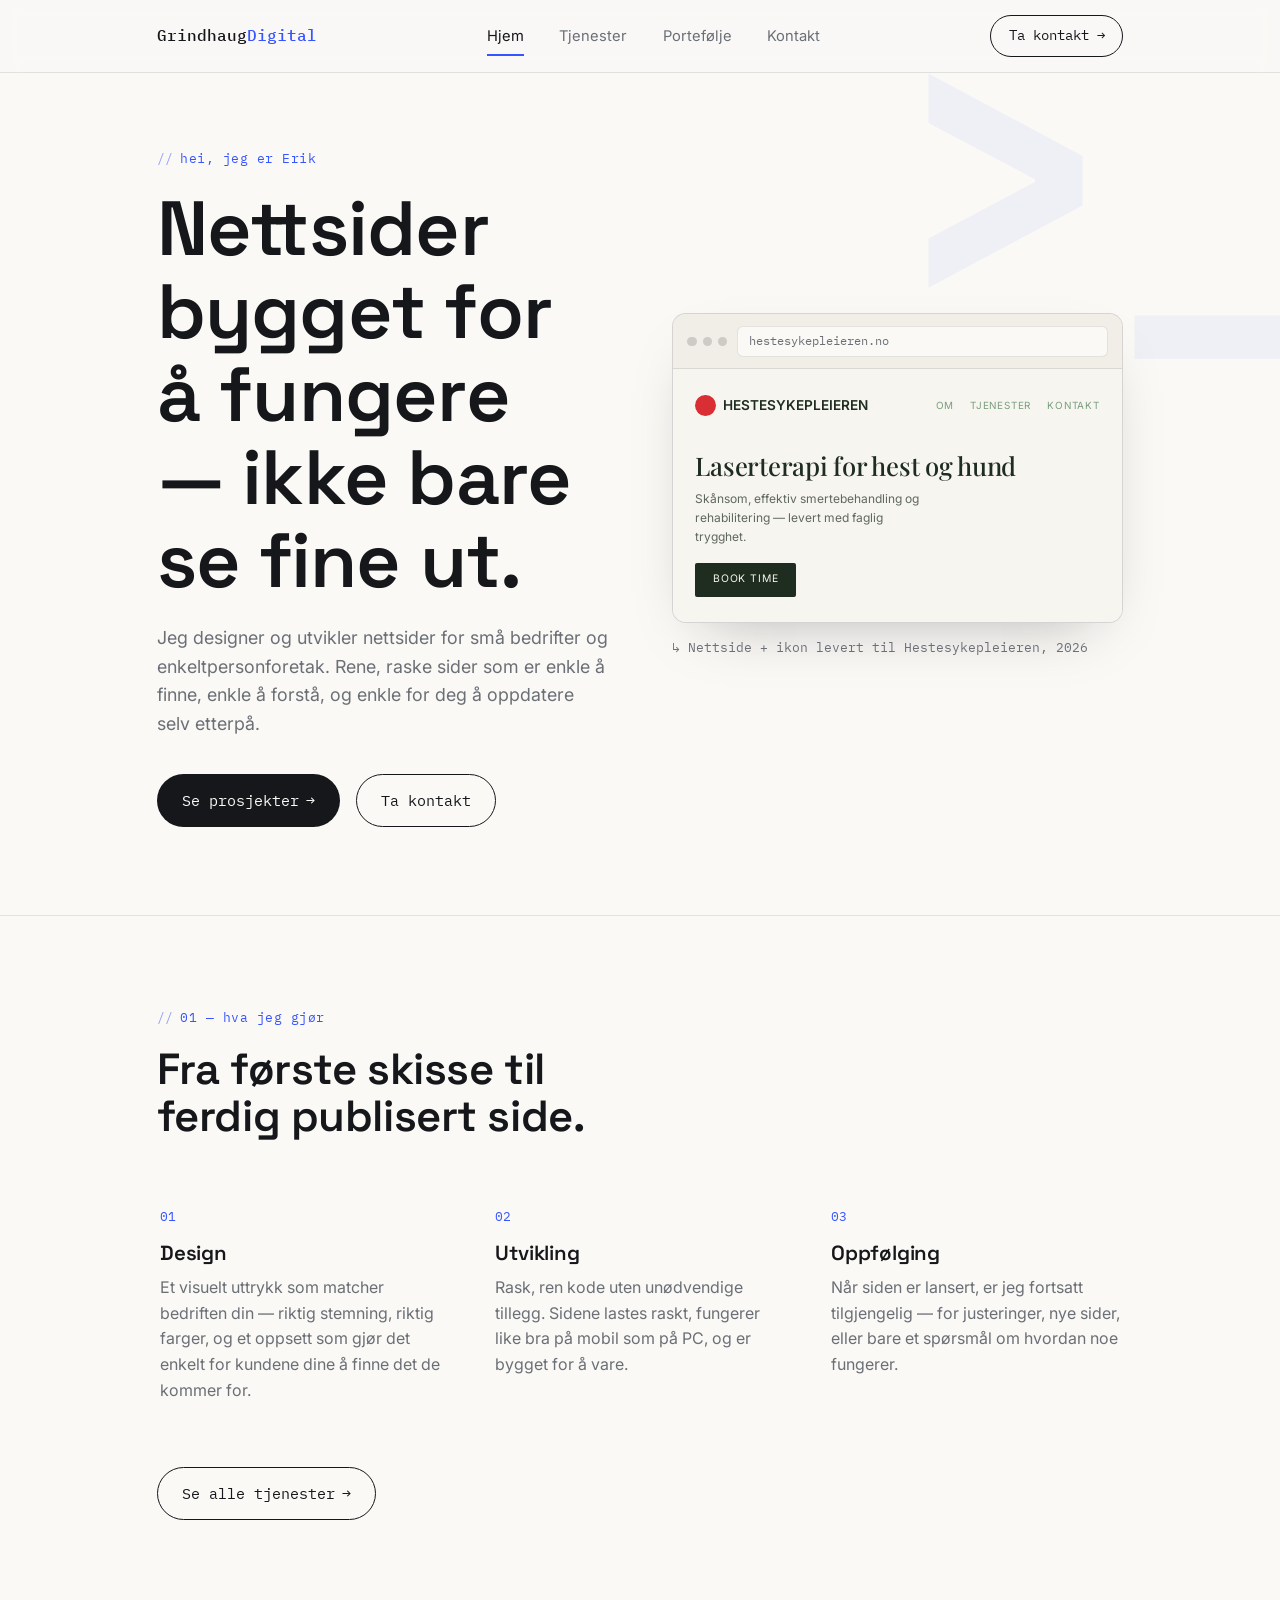
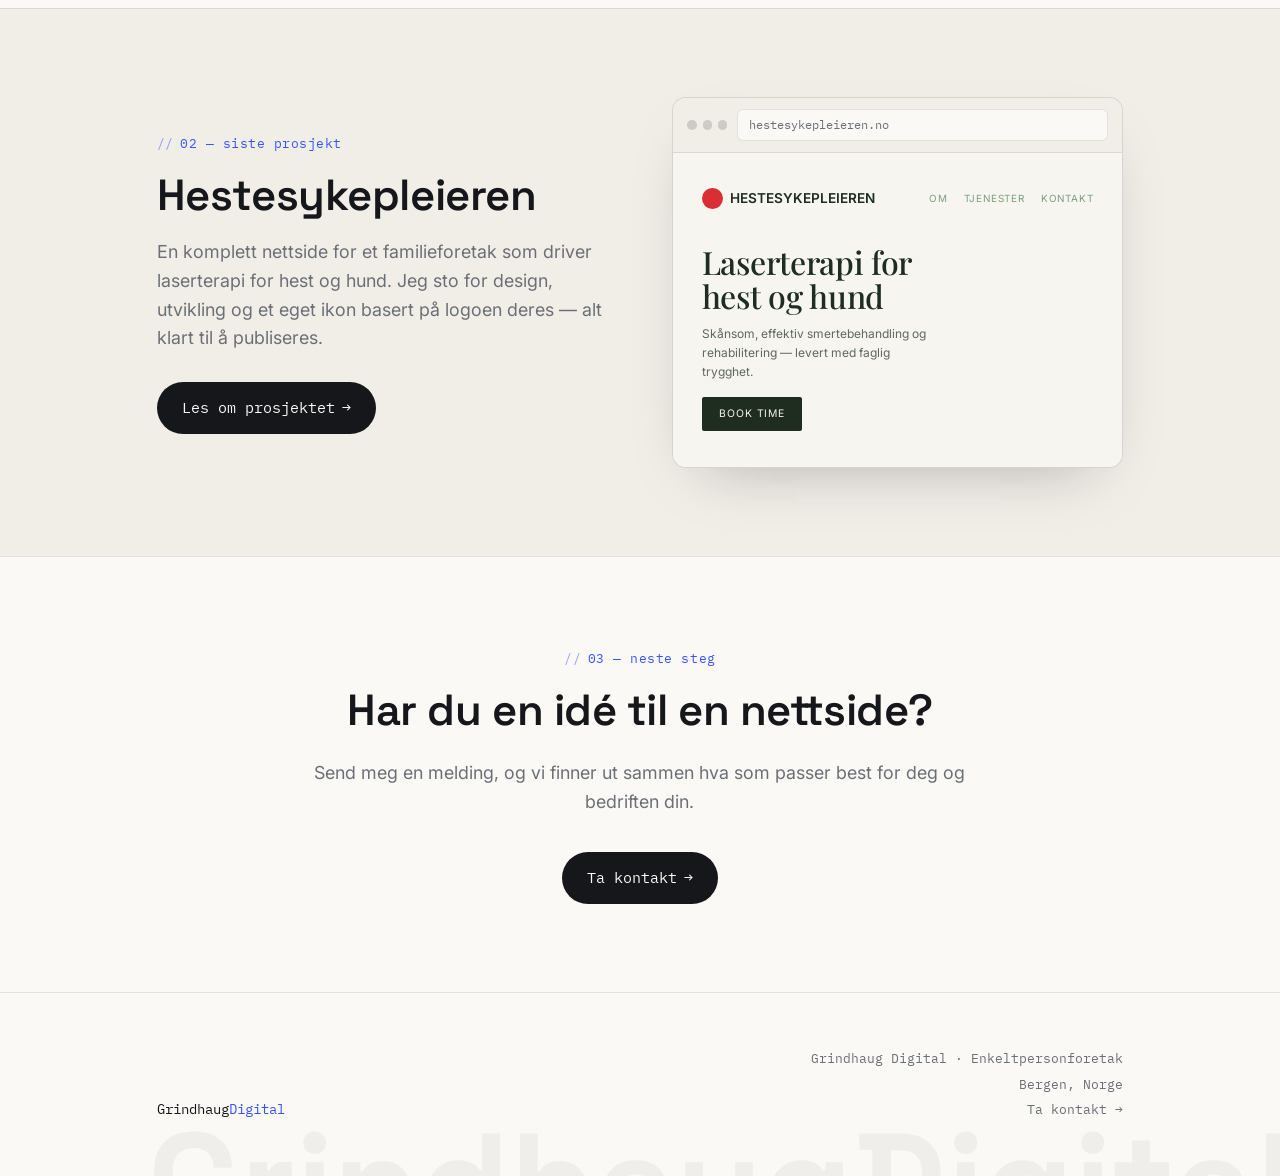
<file: index.html>
<!DOCTYPE html>
<html lang="no">
<head>
  <meta charset="UTF-8" />
  <meta name="viewport" content="width=device-width, initial-scale=1.0" />
  <title>Grindhaug Digital — Nettsider for små bedrifter</title>
  <meta name="description" content="Grindhaug Digital lager raske, ryddige nettsider for små bedrifter og enkeltpersonforetak. Design, utvikling og oppfølging — av Erik Grindhaug." />
  <link rel="preconnect" href="https://fonts.googleapis.com">
  <link href="https://fonts.googleapis.com/css2?family=Space+Grotesk:wght@500;600;700&family=Inter:wght@400;500;600&family=IBM+Plex+Mono:wght@400;500&family=Playfair+Display:wght@500&display=swap" rel="stylesheet">
  <link rel="stylesheet" href="styles.css">
</head>
<body>

  <nav class="nav">
    <div class="wrap">
      <a href="index.html" class="nav-logo">Grindhaug<span class="accent">Digital</span></a>
      <ul class="nav-links">
        <li><a href="index.html" aria-current="page">Hjem</a></li>
        <li><a href="tjenester.html">Tjenester</a></li>
        <li><a href="portefolje.html">Portefølje</a></li>
        <li><a href="kontakt.html">Kontakt</a></li>
      </ul>
      <a href="kontakt.html" class="nav-cta">Ta kontakt →</a>
      <button class="nav-toggle" aria-label="Åpne meny" aria-expanded="false">☰</button>
    </div>
  </nav>

  <!-- ===== HERO ===== -->
  <section class="hero" style="padding-top: 4.5rem;">
    <span class="hero-glyph" aria-hidden="true">&gt;_</span>
    <div class="wrap grid-2" style="align-items: center; gap: 4rem;">
      <div class="reveal">
        <p class="eyebrow">hei, jeg er Erik</p>
        <h1 class="text-balance">Nettsider bygget for å fungere — ikke bare se fine ut.</h1>
        <p class="lede" style="margin-top: 1.4rem;">
          Jeg designer og utvikler nettsider for små bedrifter og enkeltpersonforetak.
          Rene, raske sider som er enkle å finne, enkle å forstå, og enkle for deg å
          oppdatere selv etterpå.
        </p>
        <div style="display: flex; gap: 1rem; margin-top: 2.2rem; flex-wrap: wrap;">
          <a href="portefolje.html" class="btn btn-primary">Se prosjekter <span class="btn-arrow">→</span></a>
          <a href="kontakt.html" class="btn btn-secondary">Ta kontakt</a>
        </div>
      </div>

      <div class="reveal" style="transition-delay: 0.15s;">
        <div class="browser">
          <div class="browser-bar">
            <div class="browser-dots"><span></span><span></span><span></span></div>
            <div class="browser-url">hestesykepleieren.no</div>
          </div>
          <div class="mock-hsp">
            <div class="mock-nav">
              <div class="mock-brand">
                <span class="mock-mark"></span> HESTESYKEPLEIEREN
              </div>
              <div class="mock-nav-links">
                <span>Om</span><span>Tjenester</span><span>Kontakt</span>
              </div>
            </div>
            <div class="mock-hero">
              <h4>Laserterapi for hest og hund</h4>
              <p>Skånsom, effektiv smertebehandling og rehabilitering — levert med faglig trygghet.</p>
              <span class="mock-cta">Book time</span>
            </div>
          </div>
        </div>
        <p style="font-family: var(--mono); font-size: 0.8rem; color: var(--ink-soft); margin-top: 0.9rem;">
          ↳ Nettside + ikon levert til Hestesykepleieren, 2026
        </p>
      </div>
    </div>
  </section>

  <!-- ===== HVA JEG GJØR ===== -->
  <section class="hairline">
    <div class="wrap">
      <div class="reveal">
        <p class="eyebrow">01 — hva jeg gjør</p>
        <h2 class="text-balance" style="max-width: 16em; margin-bottom: 3rem;">
          Fra første skisse til ferdig publisert side.
        </h2>
      </div>
      <div class="grid-3">
        <div class="feature reveal">
          <div class="card-number">01</div>
          <h3>Design</h3>
          <p style="margin-top: 0.7rem;">
            Et visuelt uttrykk som matcher bedriften din — riktig stemning, riktig
            farger, og et oppsett som gjør det enkelt for kundene dine å finne det
            de kommer for.
          </p>
        </div>
        <div class="feature reveal" style="transition-delay: 0.1s;">
          <div class="card-number">02</div>
          <h3>Utvikling</h3>
          <p style="margin-top: 0.7rem;">
            Rask, ren kode uten unødvendige tillegg. Sidene lastes raskt, fungerer
            like bra på mobil som på PC, og er bygget for å vare.
          </p>
        </div>
        <div class="feature reveal" style="transition-delay: 0.2s;">
          <div class="card-number">03</div>
          <h3>Oppfølging</h3>
          <p style="margin-top: 0.7rem;">
            Når siden er lansert, er jeg fortsatt tilgjengelig — for justeringer,
            nye sider, eller bare et spørsmål om hvordan noe fungerer.
          </p>
        </div>
      </div>
      <div style="margin-top: 2.8rem;">
        <a href="tjenester.html" class="btn btn-secondary">Se alle tjenester <span class="btn-arrow">→</span></a>
      </div>
    </div>
  </section>

  <!-- ===== SISTE PROSJEKT ===== -->
  <section class="hairline" style="background: var(--paper-alt);">
    <div class="wrap grid-2" style="align-items: center; gap: 4rem;">
      <div class="reveal" style="order: 2;">
        <div class="browser">
          <div class="browser-bar">
            <div class="browser-dots"><span></span><span></span><span></span></div>
            <div class="browser-url">hestesykepleieren.no</div>
          </div>
          <div class="mock-hsp" style="padding: 2.2rem 1.8rem;">
            <div class="mock-nav">
              <div class="mock-brand">
                <span class="mock-mark"></span> HESTESYKEPLEIEREN
              </div>
              <div class="mock-nav-links">
                <span>Om</span><span>Tjenester</span><span>Kontakt</span>
              </div>
            </div>
            <div class="mock-hero">
              <h4 style="font-size: 2rem;">Laserterapi for<br>hest og hund</h4>
              <p>Skånsom, effektiv smertebehandling og rehabilitering — levert med faglig trygghet.</p>
              <span class="mock-cta">Book time</span>
            </div>
          </div>
        </div>
      </div>
      <div class="reveal" style="order: 1; transition-delay: 0.1s;">
        <p class="eyebrow">02 — siste prosjekt</p>
        <h2 class="text-balance">Hestesykepleieren</h2>
        <p class="lede" style="margin-top: 1.2rem;">
          En komplett nettside for et familieforetak som driver laserterapi for
          hest og hund. Jeg sto for design, utvikling og et eget ikon basert på
          logoen deres — alt klart til å publiseres.
        </p>
        <div style="margin-top: 1.8rem;">
          <a href="portefolje.html" class="btn btn-primary">Les om prosjektet <span class="btn-arrow">→</span></a>
        </div>
      </div>
    </div>
  </section>

  <!-- ===== CTA ===== -->
  <section class="hairline">
    <div class="wrap reveal" style="text-align: center;">
      <p class="eyebrow" style="justify-content: center;">03 — neste steg</p>
      <h2 class="text-balance" style="margin: 0 auto 1.6rem; max-width: 22em;">
        Har du en idé til en nettside?
      </h2>
      <p class="lede" style="margin: 0 auto 2.2rem;">
        Send meg en melding, og vi finner ut sammen hva som passer best for deg
        og bedriften din.
      </p>
      <a href="kontakt.html" class="btn btn-primary">Ta kontakt <span class="btn-arrow">→</span></a>
    </div>
  </section>

  <footer class="footer hairline">
    <div class="wrap">
      <div class="footer-brand">Grindhaug<span style="color: var(--accent);">Digital</span></div>
      <div class="footer-meta">
        <span>Grindhaug Digital · Enkeltpersonforetak</span>
        <span>Bergen, Norge</span>
        <a href="kontakt.html">Ta kontakt →</a>
      </div>
    </div>
  </footer>

  <script src="script.js"></script>
</body>
</html>
</file>
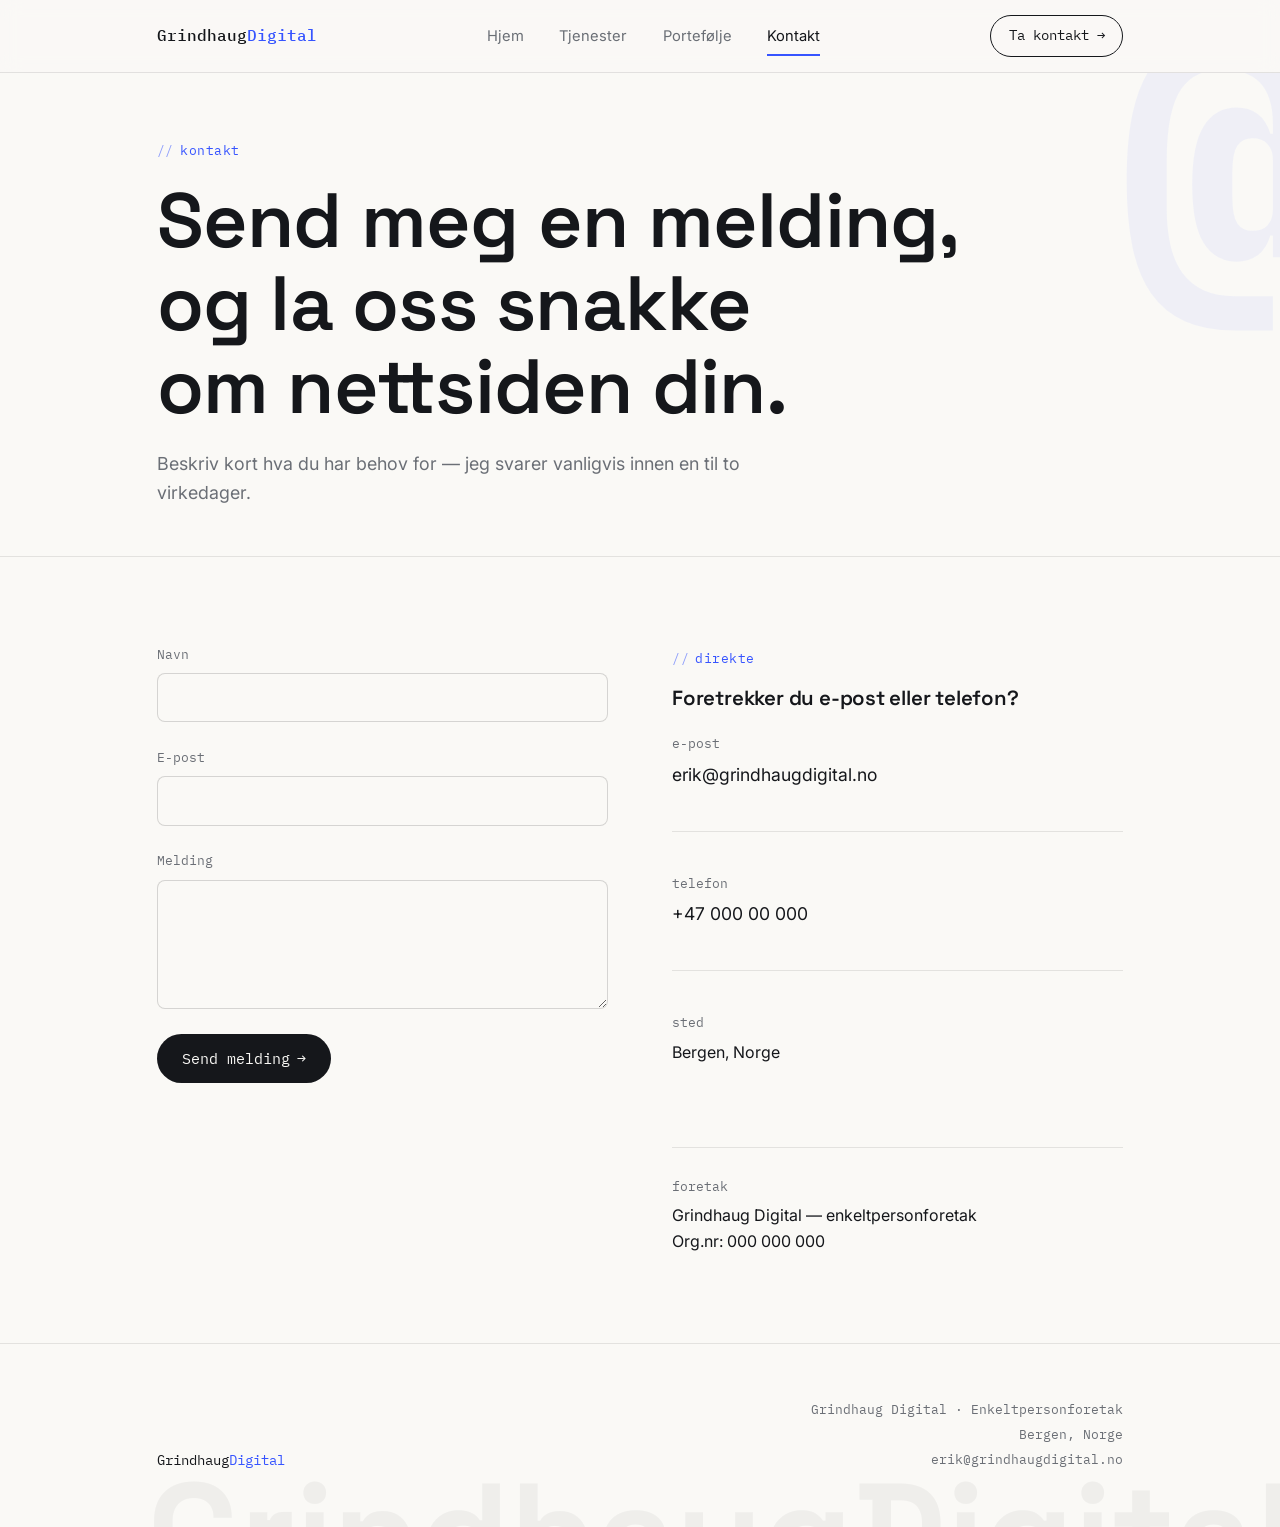
<file: kontakt.html>
<!DOCTYPE html>
<html lang="no">
<head>
  <meta charset="UTF-8" />
  <meta name="viewport" content="width=device-width, initial-scale=1.0" />
  <title>Kontakt — Grindhaug Digital</title>
  <meta name="description" content="Ta kontakt med Grindhaug Digital for en uforpliktende samtale om nettsiden din." />
  <link rel="preconnect" href="https://fonts.googleapis.com">
  <link href="https://fonts.googleapis.com/css2?family=Space+Grotesk:wght@500;600;700&family=Inter:wght@400;500;600&family=IBM+Plex+Mono:wght@400;500&display=swap" rel="stylesheet">
  <link rel="icon" type="image/x-icon" href="favicon.ico">
  <link rel="icon" type="image/png" sizes="192x192" href="favicon-192.png">
  <link rel="apple-touch-icon" sizes="180x180" href="apple-touch-icon.png">
  <link rel="stylesheet" href="styles.css">
  <style>
    .field { display: flex; flex-direction: column; gap: 0.5rem; margin-bottom: 1.6rem; }
    .field label {
      font-family: var(--mono); font-size: 0.8rem; color: var(--ink-soft);
    }
    .field input, .field textarea {
      font-family: var(--body); font-size: 1rem; color: var(--ink);
      background: var(--paper);
      border: 1px solid var(--line-strong);
      border-radius: 8px;
      padding: 0.85rem 1rem;
      resize: vertical;
    }
    .field input:focus, .field textarea:focus {
      border-color: var(--accent);
    }
    .visually-hidden {
      position: absolute; width: 1px; height: 1px;
      overflow: hidden; clip: rect(0 0 0 0); white-space: nowrap;
    }
  </style>
</head>
<body>

  <nav class="nav">
    <div class="wrap">
      <a href="index.html" class="nav-logo">Grindhaug<span class="accent">Digital</span></a>
      <ul class="nav-links">
        <li><a href="index.html">Hjem</a></li>
        <li><a href="tjenester.html">Tjenester</a></li>
        <li><a href="portefolje.html">Portefølje</a></li>
        <li><a href="kontakt.html" aria-current="page">Kontakt</a></li>
      </ul>
      <a href="kontakt.html" class="nav-cta">Ta kontakt →</a>
      <button class="nav-toggle" aria-label="Åpne meny" aria-expanded="false">☰</button>
    </div>
  </nav>

  <header class="page-head hero">
    <span class="hero-glyph" aria-hidden="true">@</span>
    <div class="wrap reveal">
      <p class="eyebrow">kontakt</p>
      <h1 class="text-balance" style="max-width: 18em;">Send meg en melding, og la oss snakke om nettsiden din.</h1>
      <p class="lede" style="margin-top: 1.4rem;">
        Beskriv kort hva du har behov for — jeg svarer vanligvis innen en
        til to virkedager.
      </p>
    </div>
  </header>

  <section class="hairline">
    <div class="wrap grid-2" style="gap: 4rem;">

      <!-- Kontaktform (via Formspree — fungerer på GitHub Pages) -->
      <div class="reveal">
        <form action="https://formspree.io/f/DITT-FORM-ID" method="POST">
          <p class="visually-hidden">
            <label>Ikke fyll ut dette: <input name="_gotcha" tabindex="-1" autocomplete="off" /></label>
          </p>

          <div class="field">
            <label for="navn">Navn</label>
            <input type="text" id="navn" name="navn" required />
          </div>

          <div class="field">
            <label for="epost">E-post</label>
            <input type="email" id="epost" name="epost" required />
          </div>

          <div class="field">
            <label for="melding">Melding</label>
            <textarea id="melding" name="melding" rows="5" required></textarea>
          </div>

          <button type="submit" class="btn btn-primary">Send melding <span class="btn-arrow">→</span></button>
        </form>
      </div>

      <!-- Direkte kontaktinfo -->
      <div class="reveal" style="transition-delay: 0.1s;">
        <p class="eyebrow">direkte</p>
        <h3 style="margin-bottom: 1.6rem;">Foretrekker du e-post eller telefon?</h3>

        <div class="divider-list" style="margin-bottom: 2.5rem;">
          <div style="padding-top: 0;">
            <p style="font-family: var(--mono); font-size: 0.8rem; color: var(--ink-soft); margin-bottom: 0.4rem;">e-post</p>
            <a href="mailto:erik@grindhaugdigital.no" style="font-size: 1.1rem; color: var(--ink);">erik@grindhaugdigital.no</a>
          </div>
          <div>
            <p style="font-family: var(--mono); font-size: 0.8rem; color: var(--ink-soft); margin-bottom: 0.4rem;">telefon</p>
            <a href="tel:+4700000000" style="font-size: 1.1rem; color: var(--ink);">+47 000 00 000</a>
          </div>
          <div>
            <p style="font-family: var(--mono); font-size: 0.8rem; color: var(--ink-soft); margin-bottom: 0.4rem;">sted</p>
            <p style="color: var(--ink); margin: 0;">Bergen, Norge</p>
          </div>
        </div>

        <div class="hairline" style="padding-top: 1.8rem;">
          <p style="font-family: var(--mono); font-size: 0.8rem; color: var(--ink-soft); margin-bottom: 0.4rem;">foretak</p>
          <p style="color: var(--ink); margin: 0;">
            Grindhaug Digital — enkeltpersonforetak<br>
            Org.nr: 000 000 000
          </p>
        </div>
      </div>

    </div>
  </section>

  <footer class="footer hairline">
    <div class="wrap">
      <div class="footer-brand">Grindhaug<span style="color: var(--accent);">Digital</span></div>
      <div class="footer-meta">
        <span>Grindhaug Digital · Enkeltpersonforetak</span>
        <span>Bergen, Norge</span>
        <a href="mailto:erik@grindhaugdigital.no">erik@grindhaugdigital.no</a>
      </div>
    </div>
  </footer>

  <script src="script.js"></script>
</body>
</html>
</file>
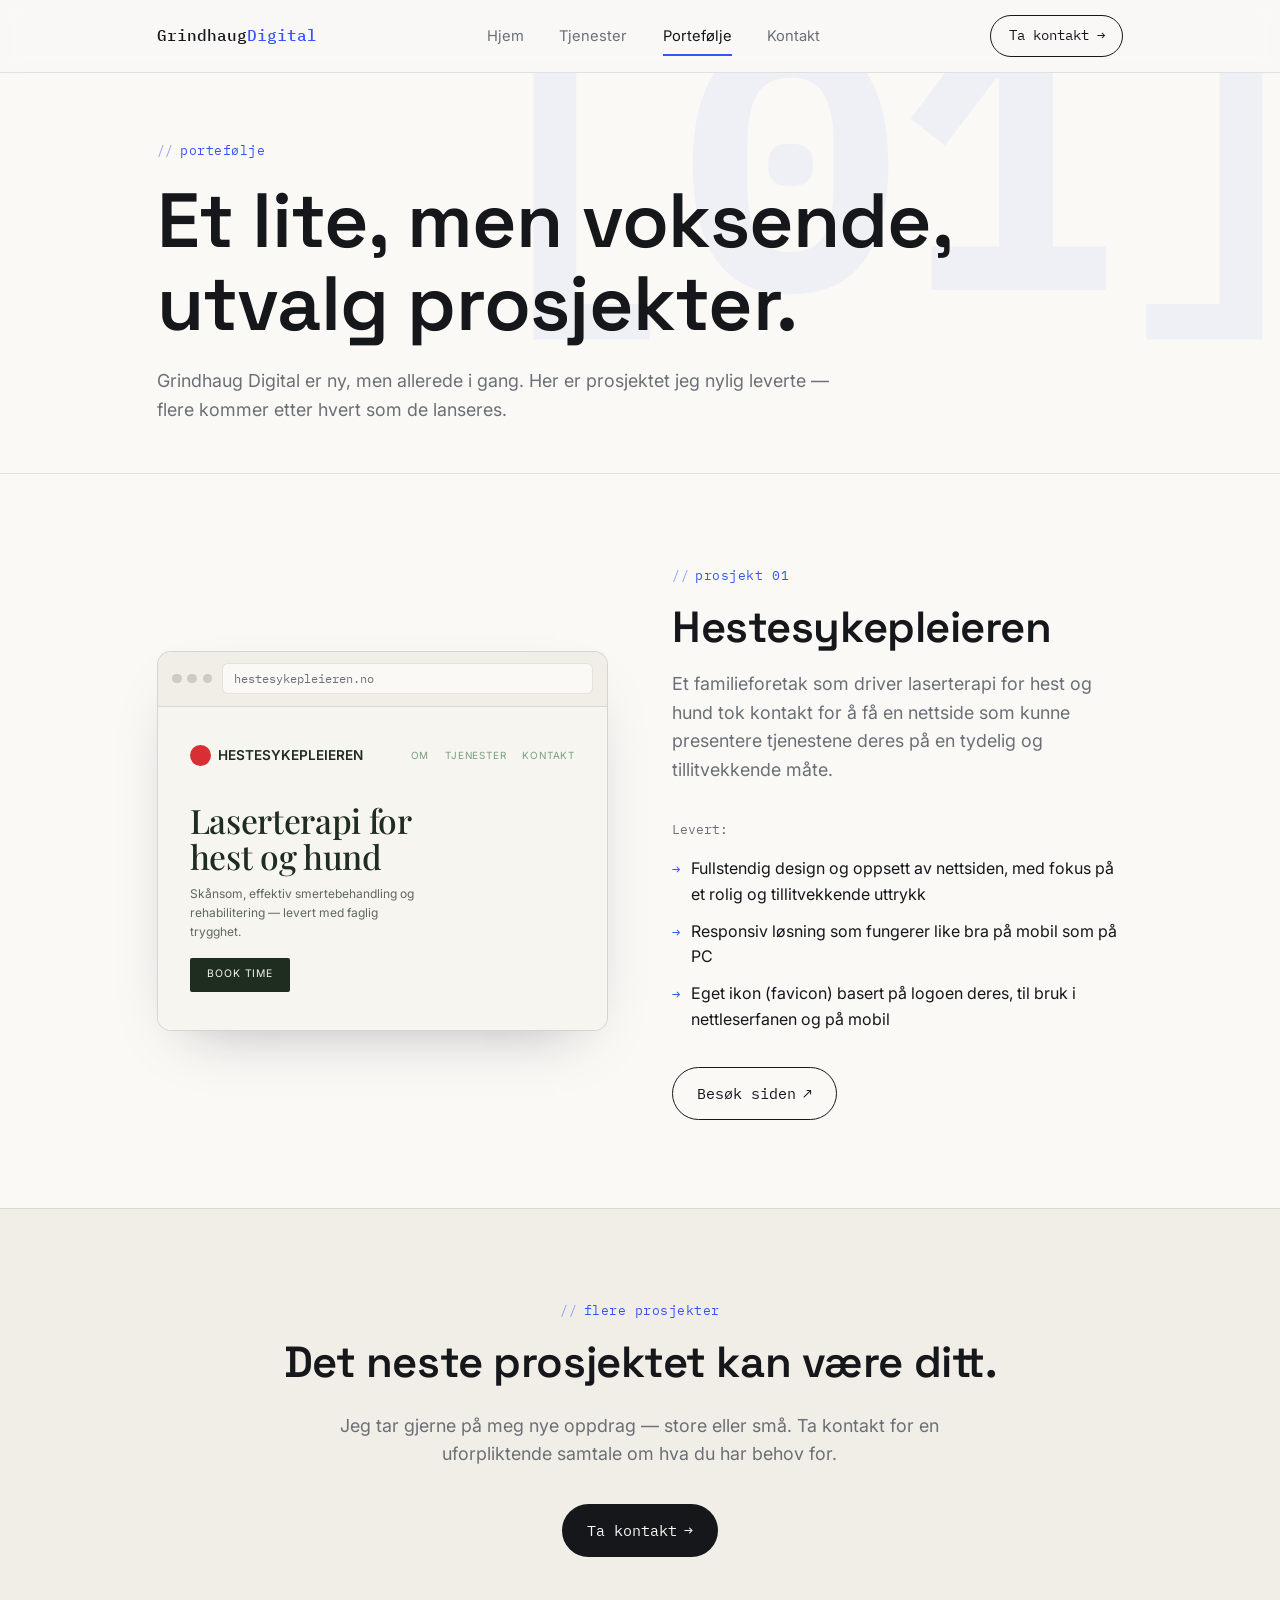
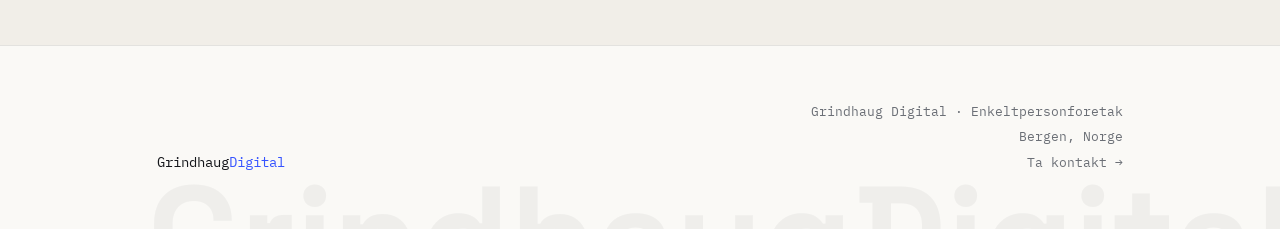
<file: portefolje.html>
<!DOCTYPE html>
<html lang="no">
<head>
  <meta charset="UTF-8" />
  <meta name="viewport" content="width=device-width, initial-scale=1.0" />
  <title>Portefølje — Grindhaug Digital</title>
  <meta name="description" content="Et utvalg prosjekter levert av Grindhaug Digital, inkludert nettsiden til Hestesykepleieren." />
  <link rel="preconnect" href="https://fonts.googleapis.com">
  <link href="https://fonts.googleapis.com/css2?family=Space+Grotesk:wght@500;600;700&family=Inter:wght@400;500;600&family=IBM+Plex+Mono:wght@400;500&family=Playfair+Display:wght@500&display=swap" rel="stylesheet">
  <link rel="stylesheet" href="styles.css">
</head>
<body>

  <nav class="nav">
    <div class="wrap">
      <a href="index.html" class="nav-logo">Grindhaug<span class="accent">Digital</span></a>
      <ul class="nav-links">
        <li><a href="index.html">Hjem</a></li>
        <li><a href="tjenester.html">Tjenester</a></li>
        <li><a href="portefolje.html" aria-current="page">Portefølje</a></li>
        <li><a href="kontakt.html">Kontakt</a></li>
      </ul>
      <a href="kontakt.html" class="nav-cta">Ta kontakt →</a>
      <button class="nav-toggle" aria-label="Åpne meny" aria-expanded="false">☰</button>
    </div>
  </nav>

  <header class="page-head hero">
    <span class="hero-glyph" aria-hidden="true">[01]</span>
    <div class="wrap reveal">
      <p class="eyebrow">portefølje</p>
      <h1 class="text-balance" style="max-width: 18em;">Et lite, men voksende, utvalg prosjekter.</h1>
      <p class="lede" style="margin-top: 1.4rem;">
        Grindhaug Digital er ny, men allerede i gang. Her er prosjektet jeg
        nylig leverte — flere kommer etter hvert som de lanseres.
      </p>
    </div>
  </header>

  <!-- ===== PROSJEKT: HESTESYKEPLEIEREN ===== -->
  <section class="hairline">
    <div class="wrap">
      <div class="grid-2" style="gap: 4rem; align-items: center;">
        <div class="reveal">
          <div class="browser">
            <div class="browser-bar">
              <div class="browser-dots"><span></span><span></span><span></span></div>
              <div class="browser-url">hestesykepleieren.no</div>
            </div>
            <div class="mock-hsp" style="padding: 2.4rem 2rem;">
              <div class="mock-nav">
                <div class="mock-brand">
                  <span class="mock-mark"></span> HESTESYKEPLEIEREN
                </div>
                <div class="mock-nav-links">
                  <span>Om</span><span>Tjenester</span><span>Kontakt</span>
                </div>
              </div>
              <div class="mock-hero">
                <h4 style="font-size: 2.1rem;">Laserterapi for<br>hest og hund</h4>
                <p>Skånsom, effektiv smertebehandling og rehabilitering — levert med faglig trygghet.</p>
                <span class="mock-cta">Book time</span>
              </div>
            </div>
          </div>
        </div>

        <div class="reveal" style="transition-delay: 0.1s;">
          <p class="eyebrow">prosjekt 01</p>
          <h2 class="text-balance">Hestesykepleieren</h2>
          <p class="lede" style="margin-top: 1.2rem;">
            Et familieforetak som driver laserterapi for hest og hund tok
            kontakt for å få en nettside som kunne presentere tjenestene
            deres på en tydelig og tillitvekkende måte.
          </p>

          <div style="margin-top: 2.2rem;">
            <p style="font-family: var(--mono); font-size: 0.8rem; color: var(--ink-soft); margin-bottom: 1rem; max-width: none;">
              Levert:
            </p>
            <ul style="list-style: none; display: flex; flex-direction: column; gap: 0.7rem;">
              <li style="display: flex; gap: 0.7rem; align-items: baseline;">
                <span style="font-family: var(--mono); color: var(--accent); font-size: 0.85rem;">→</span>
                <span>Fullstendig design og oppsett av nettsiden, med fokus på et rolig og tillitvekkende uttrykk</span>
              </li>
              <li style="display: flex; gap: 0.7rem; align-items: baseline;">
                <span style="font-family: var(--mono); color: var(--accent); font-size: 0.85rem;">→</span>
                <span>Responsiv løsning som fungerer like bra på mobil som på PC</span>
              </li>
              <li style="display: flex; gap: 0.7rem; align-items: baseline;">
                <span style="font-family: var(--mono); color: var(--accent); font-size: 0.85rem;">→</span>
                <span>Eget ikon (favicon) basert på logoen deres, til bruk i nettleserfanen og på mobil</span>
              </li>
            </ul>
          </div>

          <div style="margin-top: 2.2rem;">
            <a href="https://hestesykepleieren.no" class="btn btn-secondary" target="_blank" rel="noopener">
              Besøk siden <span class="btn-arrow">↗</span>
            </a>
          </div>
        </div>
      </div>
    </div>
  </section>

  <!-- ===== FLERE PROSJEKTER ===== -->
  <section class="hairline" style="background: var(--paper-alt);">
    <div class="wrap reveal" style="text-align: center;">
      <p class="eyebrow" style="justify-content: center;">flere prosjekter</p>
      <h2 class="text-balance" style="margin: 0 auto 1.6rem; max-width: 22em;">
        Det neste prosjektet kan være ditt.
      </h2>
      <p class="lede" style="margin: 0 auto 2.2rem;">
        Jeg tar gjerne på meg nye oppdrag — store eller små. Ta kontakt for
        en uforpliktende samtale om hva du har behov for.
      </p>
      <a href="kontakt.html" class="btn btn-primary">Ta kontakt <span class="btn-arrow">→</span></a>
    </div>
  </section>

  <footer class="footer hairline">
    <div class="wrap">
      <div class="footer-brand">Grindhaug<span style="color: var(--accent);">Digital</span></div>
      <div class="footer-meta">
        <span>Grindhaug Digital · Enkeltpersonforetak</span>
        <span>Bergen, Norge</span>
        <a href="kontakt.html">Ta kontakt →</a>
      </div>
    </div>
  </footer>

  <script src="script.js"></script>
</body>
</html>
</file>
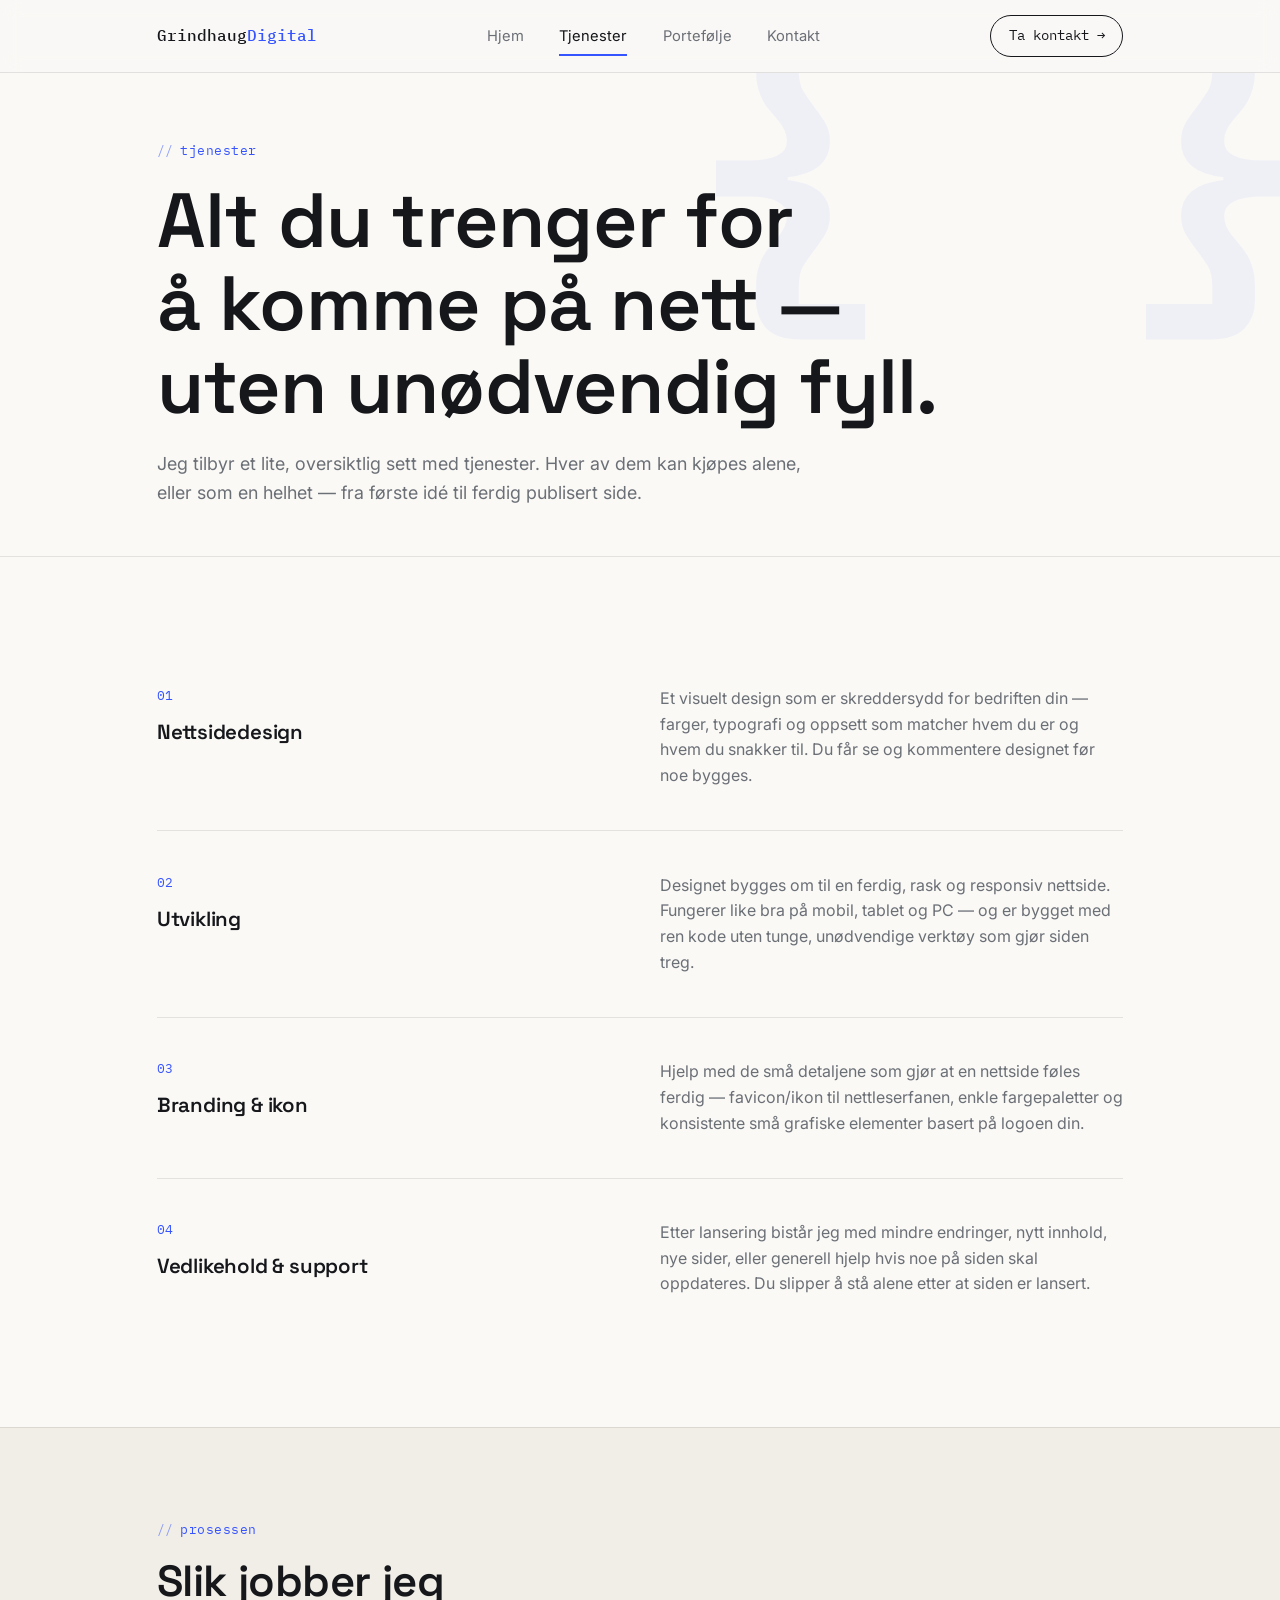
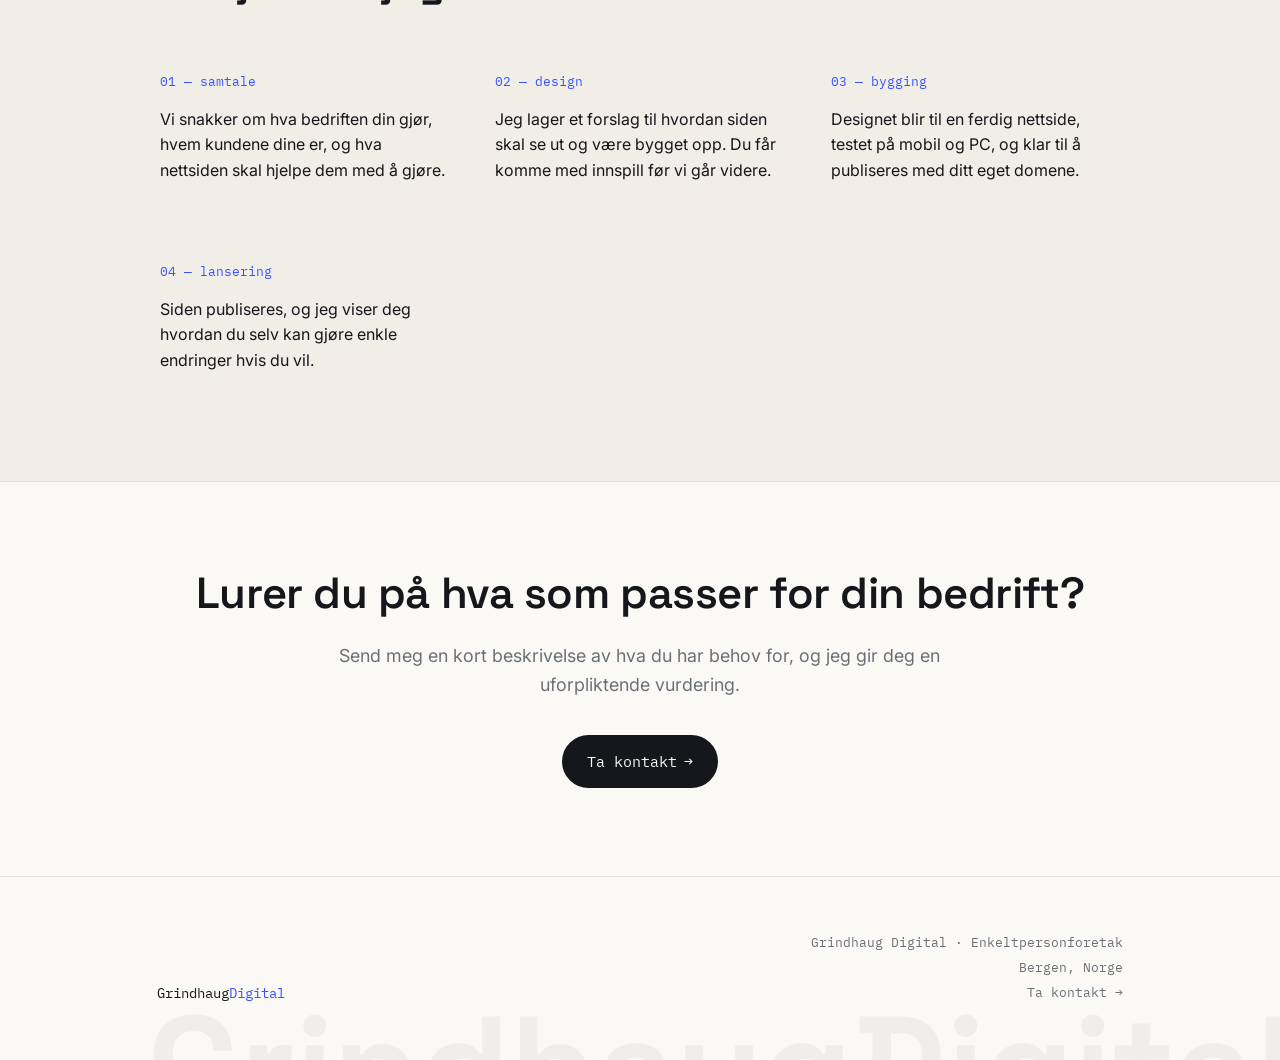
<file: tjenester.html>
<!DOCTYPE html>
<html lang="no">
<head>
  <meta charset="UTF-8" />
  <meta name="viewport" content="width=device-width, initial-scale=1.0" />
  <title>Tjenester — Grindhaug Digital</title>
  <meta name="description" content="Design, utvikling, branding og oppfølging av nettsider for små bedrifter — levert av Grindhaug Digital." />
  <link rel="preconnect" href="https://fonts.googleapis.com">
  <link href="https://fonts.googleapis.com/css2?family=Space+Grotesk:wght@500;600;700&family=Inter:wght@400;500;600&family=IBM+Plex+Mono:wght@400;500&display=swap" rel="stylesheet">
  <link rel="stylesheet" href="styles.css">
</head>
<body>

  <nav class="nav">
    <div class="wrap">
      <a href="index.html" class="nav-logo">Grindhaug<span class="accent">Digital</span></a>
      <ul class="nav-links">
        <li><a href="index.html">Hjem</a></li>
        <li><a href="tjenester.html" aria-current="page">Tjenester</a></li>
        <li><a href="portefolje.html">Portefølje</a></li>
        <li><a href="kontakt.html">Kontakt</a></li>
      </ul>
      <a href="kontakt.html" class="nav-cta">Ta kontakt →</a>
      <button class="nav-toggle" aria-label="Åpne meny" aria-expanded="false">☰</button>
    </div>
  </nav>

  <header class="page-head hero">
    <span class="hero-glyph" aria-hidden="true">{ }</span>
    <div class="wrap reveal">
      <p class="eyebrow">tjenester</p>
      <h1 class="text-balance" style="max-width: 18em;">Alt du trenger for å komme på nett — uten unødvendig fyll.</h1>
      <p class="lede" style="margin-top: 1.4rem;">
        Jeg tilbyr et lite, oversiktlig sett med tjenester. Hver av dem kan
        kjøpes alene, eller som en helhet — fra første idé til ferdig
        publisert side.
      </p>
    </div>
  </header>

  <!-- ===== TJENESTELISTE ===== -->
  <section class="hairline">
    <div class="wrap">
      <div class="divider-list">

        <div class="grid-2 reveal" style="gap: 2.5rem; align-items: start;">
          <div>
            <div class="card-number">01</div>
            <h3>Nettsidedesign</h3>
          </div>
          <p>
            Et visuelt design som er skreddersydd for bedriften din — farger,
            typografi og oppsett som matcher hvem du er og hvem du snakker til.
            Du får se og kommentere designet før noe bygges.
          </p>
        </div>

        <div class="grid-2 reveal" style="gap: 2.5rem; align-items: start; transition-delay: 0.05s;">
          <div>
            <div class="card-number">02</div>
            <h3>Utvikling</h3>
          </div>
          <p>
            Designet bygges om til en ferdig, rask og responsiv nettside.
            Fungerer like bra på mobil, tablet og PC — og er bygget med ren
            kode uten tunge, unødvendige verktøy som gjør siden treg.
          </p>
        </div>

        <div class="grid-2 reveal" style="gap: 2.5rem; align-items: start; transition-delay: 0.1s;">
          <div>
            <div class="card-number">03</div>
            <h3>Branding &amp; ikon</h3>
          </div>
          <p>
            Hjelp med de små detaljene som gjør at en nettside føles
            ferdig — favicon/ikon til nettleserfanen, enkle fargepaletter
            og konsistente små grafiske elementer basert på logoen din.
          </p>
        </div>

        <div class="grid-2 reveal" style="gap: 2.5rem; align-items: start; transition-delay: 0.15s;">
          <div>
            <div class="card-number">04</div>
            <h3>Vedlikehold &amp; support</h3>
          </div>
          <p>
            Etter lansering bistår jeg med mindre endringer, nytt innhold,
            nye sider, eller generell hjelp hvis noe på siden skal oppdateres.
            Du slipper å stå alene etter at siden er lansert.
          </p>
        </div>

      </div>
    </div>
  </section>

  <!-- ===== SLIK JOBBER JEG ===== -->
  <section class="hairline" style="background: var(--paper-alt);">
    <div class="wrap">
      <div class="reveal">
        <p class="eyebrow">prosessen</p>
        <h2 class="text-balance" style="margin-bottom: 3rem;">Slik jobber jeg</h2>
      </div>
      <div class="grid-3">
        <div class="feature reveal">
          <div class="card-number">01 — samtale</div>
          <p style="color: var(--ink);">
            Vi snakker om hva bedriften din gjør, hvem kundene dine er, og
            hva nettsiden skal hjelpe dem med å gjøre.
          </p>
        </div>
        <div class="feature reveal" style="transition-delay: 0.08s;">
          <div class="card-number">02 — design</div>
          <p style="color: var(--ink);">
            Jeg lager et forslag til hvordan siden skal se ut og være bygget
            opp. Du får komme med innspill før vi går videre.
          </p>
        </div>
        <div class="feature reveal" style="transition-delay: 0.16s;">
          <div class="card-number">03 — bygging</div>
          <p style="color: var(--ink);">
            Designet blir til en ferdig nettside, testet på mobil og PC,
            og klar til å publiseres med ditt eget domene.
          </p>
        </div>
      </div>
      <div class="grid-3" style="margin-top: 2.5rem;">
        <div class="feature reveal" style="transition-delay: 0.24s;">
          <div class="card-number">04 — lansering</div>
          <p style="color: var(--ink);">
            Siden publiseres, og jeg viser deg hvordan du selv kan gjøre
            enkle endringer hvis du vil.
          </p>
        </div>
      </div>
    </div>
  </section>

  <!-- ===== CTA ===== -->
  <section class="hairline">
    <div class="wrap reveal" style="text-align: center;">
      <h2 class="text-balance" style="margin: 0 auto 1.6rem; max-width: 22em;">
        Lurer du på hva som passer for din bedrift?
      </h2>
      <p class="lede" style="margin: 0 auto 2.2rem;">
        Send meg en kort beskrivelse av hva du har behov for, og jeg gir deg
        en uforpliktende vurdering.
      </p>
      <a href="kontakt.html" class="btn btn-primary">Ta kontakt <span class="btn-arrow">→</span></a>
    </div>
  </section>

  <footer class="footer hairline">
    <div class="wrap">
      <div class="footer-brand">Grindhaug<span style="color: var(--accent);">Digital</span></div>
      <div class="footer-meta">
        <span>Grindhaug Digital · Enkeltpersonforetak</span>
        <span>Bergen, Norge</span>
        <a href="kontakt.html">Ta kontakt →</a>
      </div>
    </div>
  </footer>

  <script src="script.js"></script>
</body>
</html>
</file>
<file: styles.css>
/* ============================================
   Grindhaug Digital — design tokens
   ============================================ */
:root {
  --paper:      #FAF9F6;
  --paper-alt:  #F1EEE8;
  --ink:        #15171B;
  --ink-soft:   #6B6F76;
  --line:       rgba(20, 20, 24, 0.10);
  --line-strong:rgba(20, 20, 24, 0.16);
  --accent:     #3654FF;
  --accent-ink: #1E2E99;
  --accent-soft:#E8ECFF;

  --display: "Space Grotesk", "Inter", sans-serif;
  --body:    "Inter", sans-serif;
  --mono:    "IBM Plex Mono", monospace;

  --container: 1120px;
  --gutter: 6vw;
}

* { margin: 0; padding: 0; box-sizing: border-box; }

html { scroll-behavior: smooth; }

body {
  background: var(--paper);
  color: var(--ink);
  font-family: var(--body);
  font-size: 16px;
  line-height: 1.6;
  -webkit-font-smoothing: antialiased;
}

img { display: block; max-width: 100%; }

a { color: inherit; text-decoration: none; }

::selection { background: var(--accent); color: var(--paper); }

:focus-visible {
  outline: 2px solid var(--accent);
  outline-offset: 3px;
}

/* ============================================
   Layout helpers
   ============================================ */
.wrap {
  max-width: var(--container);
  margin: 0 auto;
  padding: 0 var(--gutter);
}

section { padding: 5.5rem 0; }

.hairline {
  border-top: 1px solid var(--line);
}

/* eyebrow / code-comment label */
.eyebrow {
  display: inline-flex;
  align-items: center;
  gap: 0.5em;
  font-family: var(--mono);
  font-size: 0.8rem;
  letter-spacing: 0.04em;
  color: var(--accent);
  margin-bottom: 1.1rem;
}
.eyebrow::before { content: "//"; opacity: 0.55; }

/* ============================================
   Typography
   ============================================ */
h1, h2, h3, h4 {
  font-family: var(--display);
  font-weight: 600;
  line-height: 1.08;
  letter-spacing: -0.01em;
}

h1 { font-size: clamp(2.9rem, 6vw, 5.2rem); }
h2 { font-size: clamp(1.9rem, 3.4vw, 2.8rem); }
h3 { font-size: clamp(1.15rem, 1.6vw, 1.4rem); }

p  { color: var(--ink-soft); max-width: 38em; }
.lede { font-size: clamp(1.05rem, 1.4vw, 1.25rem); }

.text-balance { text-wrap: balance; }

/* ============================================
   Hero background glyph (signature)
   ============================================ */
.hero {
  position: relative;
  overflow: hidden;
}
.hero-glyph {
  position: absolute;
  top: -6rem;
  right: -3rem;
  font-family: var(--mono);
  font-weight: 700;
  font-size: clamp(14rem, 28vw, 26rem);
  line-height: 1;
  color: var(--accent);
  opacity: 0.05;
  pointer-events: none;
  user-select: none;
  z-index: 0;
}
.hero > .wrap { position: relative; z-index: 1; }

/* ============================================
   Scroll-reveal
   ============================================ */
.reveal {
  opacity: 0;
  transform: translateY(28px);
  transition: opacity 0.7s cubic-bezier(.2,.7,.2,1), transform 0.7s cubic-bezier(.2,.7,.2,1);
}
.reveal.visible {
  opacity: 1;
  transform: translateY(0);
}

/* ============================================
   Feature card hover (grid-3 items)
   ============================================ */
.feature {
  padding: 1.4rem;
  margin: -0.2rem -1.2rem;
  border-radius: 12px;
  transition: background 0.3s ease, transform 0.3s ease;
}
.feature:hover {
  background: var(--paper-alt);
  transform: translateY(-3px);
}

/* ============================================
   Nav
   ============================================ */
.nav {
  position: sticky;
  top: 0;
  z-index: 50;
  background: rgba(250, 249, 246, 0.86);
  backdrop-filter: blur(10px);
  border-bottom: 1px solid var(--line);
}
.nav .wrap {
  display: flex;
  align-items: center;
  justify-content: space-between;
  height: 4.5rem;
}
.nav-logo {
  font-family: var(--mono);
  font-size: 1rem;
  font-weight: 500;
  white-space: nowrap;
}
.nav-logo .accent { color: var(--accent); }

.nav-links {
  display: flex;
  align-items: center;
  gap: 2.2rem;
  list-style: none;
}
.nav-links a {
  font-size: 0.92rem;
  color: var(--ink-soft);
  transition: color 0.15s ease;
}
.nav-links a:hover,
.nav-links a[aria-current="page"] {
  color: var(--ink);
}
.nav-links a[aria-current="page"] {
  position: relative;
}
.nav-links a[aria-current="page"]::after {
  content: "";
  position: absolute;
  left: 0; right: 0; bottom: -0.65rem;
  height: 2px;
  background: var(--accent);
}

.nav-cta {
  font-family: var(--mono);
  font-size: 0.85rem;
  padding: 0.55rem 1.1rem;
  border: 1px solid var(--ink);
  border-radius: 999px;
  transition: background 0.15s ease, color 0.15s ease, border-color 0.15s ease;
}
.nav-cta:hover {
  background: var(--ink);
  color: var(--paper);
}

.nav-toggle {
  display: none;
  background: none;
  border: 1px solid var(--line-strong);
  border-radius: 8px;
  width: 2.5rem;
  height: 2.5rem;
  align-items: center;
  justify-content: center;
  font-family: var(--mono);
  font-size: 0.9rem;
}

/* ============================================
   Buttons
   ============================================ */
.btn {
  display: inline-flex;
  align-items: center;
  gap: 0.5em;
  font-family: var(--mono);
  font-size: 0.92rem;
  padding: 0.85rem 1.5rem;
  border-radius: 999px;
  border: 1px solid transparent;
  cursor: pointer;
  transition: transform 0.15s ease, background 0.15s ease, color 0.15s ease, border-color 0.15s ease;
}
.btn:hover { transform: translateY(-1px); }

.btn-primary {
  background: var(--ink);
  color: var(--paper);
}
.btn-primary:hover { background: var(--accent); }

.btn-secondary {
  background: transparent;
  color: var(--ink);
  border-color: var(--ink);
}
.btn-secondary:hover {
  border-color: var(--accent);
  color: var(--accent);
}

.btn-arrow { transition: transform 0.15s ease; }
.btn:hover .btn-arrow { transform: translateX(3px); }

/* ============================================
   Browser-frame component (signature element)
   ============================================ */
.browser {
  border-radius: 14px;
  border: 1px solid var(--line-strong);
  background: var(--paper);
  overflow: hidden;
  box-shadow: 0 24px 60px -32px rgba(20, 20, 24, 0.35);
  transition: transform 0.4s cubic-bezier(.2,.8,.2,1), box-shadow 0.4s ease;
}
.browser:hover {
  transform: translateY(-6px);
  box-shadow: 0 34px 80px -28px rgba(20, 20, 24, 0.45);
}
.browser-bar {
  display: flex;
  align-items: center;
  gap: 0.6rem;
  padding: 0.7rem 0.9rem;
  background: var(--paper-alt);
  border-bottom: 1px solid var(--line);
}
.browser-dots { display: flex; gap: 0.35rem; flex-shrink: 0; }
.browser-dots span {
  width: 0.6rem; height: 0.6rem;
  border-radius: 50%;
  background: var(--line-strong);
}
.browser-url {
  font-family: var(--mono);
  font-size: 0.78rem;
  color: var(--ink-soft);
  background: var(--paper);
  border: 1px solid var(--line);
  border-radius: 6px;
  padding: 0.3rem 0.7rem;
  flex: 1;
  overflow: hidden;
  white-space: nowrap;
  text-overflow: ellipsis;
}

/* Hestesykepleieren mini-mockup, in its own brand palette */
.mock-hsp {
  --m-forest:#1e2d1f; --m-sage:#7a9e7e; --m-gold:#c8a84b; --m-mist:#f7f5f0;
  background: var(--m-mist);
  padding: 1.6rem 1.4rem;
  font-family: var(--body);
}
.mock-hsp .mock-nav {
  display: flex; align-items: center; justify-content: space-between;
  margin-bottom: 2.2rem;
}
.mock-hsp .mock-brand {
  display: flex; align-items: center; gap: 0.45rem;
  font-weight: 600; color: var(--m-forest); font-size: 0.85rem;
}
.mock-hsp .mock-mark {
  width: 1.3rem; height: 1.3rem; border-radius: 50%;
  background: #D92E33; position: relative; flex-shrink: 0;
}
.mock-hsp .mock-nav-links {
  display: flex; gap: 1rem; font-size: 0.62rem; letter-spacing: 0.08em;
  text-transform: uppercase; color: var(--m-sage);
}
.mock-hsp .mock-hero h4 {
  font-family: 'Playfair Display', serif;
  color: var(--m-forest);
  font-size: 1.6rem;
  font-weight: 500;
  margin-bottom: 0.6rem;
}
.mock-hsp .mock-hero p {
  font-size: 0.75rem;
  color: var(--m-forest);
  opacity: 0.7;
  max-width: 20em;
  margin-bottom: 1rem;
}
.mock-hsp .mock-cta {
  display: inline-block;
  font-size: 0.65rem;
  letter-spacing: 0.08em;
  text-transform: uppercase;
  color: var(--m-mist);
  background: var(--m-forest);
  padding: 0.55rem 1.1rem;
  border-radius: 2px;
}

/* ============================================
   Footer
   ============================================ */
.footer {
  padding: 3.5rem 0;
  position: relative;
  overflow: hidden;
}
.footer::before {
  content: "GrindhaugDigital";
  position: absolute;
  right: -1%;
  bottom: -0.55em;
  font-family: var(--display);
  font-weight: 700;
  font-size: clamp(3rem, 11vw, 9rem);
  line-height: 1;
  color: var(--ink);
  opacity: 0.045;
  white-space: nowrap;
  pointer-events: none;
  z-index: 0;
}
.footer .wrap { position: relative; z-index: 1; }
.footer .wrap {
  display: flex;
  flex-wrap: wrap;
  gap: 2rem;
  justify-content: space-between;
  align-items: flex-end;
}
.footer-brand {
  font-family: var(--mono);
  font-size: 0.9rem;
}
.footer-meta {
  font-family: var(--mono);
  font-size: 0.8rem;
  color: var(--ink-soft);
  display: flex;
  flex-direction: column;
  gap: 0.3rem;
  text-align: right;
}
.footer-meta a:hover { color: var(--accent); }

/* ============================================
   Reusable grid / cards
   ============================================ */
.grid-3 {
  display: grid;
  grid-template-columns: repeat(3, 1fr);
  gap: 2.5rem;
}
.grid-2 {
  display: grid;
  grid-template-columns: 1fr 1fr;
  gap: 3rem;
}

.card-number {
  font-family: var(--mono);
  font-size: 0.8rem;
  color: var(--accent);
  margin-bottom: 0.9rem;
}

.divider-list > * {
  border-top: 1px solid var(--line);
  padding: 2.6rem 0;
}
.divider-list > *:first-child { border-top: none; }

/* ============================================
   Page header (sub-pages)
   ============================================ */
.page-head {
  padding: 4rem 0 3rem;
}

/* ============================================
   Responsive
   ============================================ */
@media (max-width: 880px) {
  .grid-3 { grid-template-columns: 1fr; gap: 2.2rem; }
  .grid-2 { grid-template-columns: 1fr; gap: 2.5rem; }
  section { padding: 3.5rem 0; }

  .nav-links, .nav-cta { display: none; }
  .nav-toggle { display: flex; }

  .nav.open .nav-links {
    display: flex;
    flex-direction: column;
    align-items: flex-start;
    gap: 1.2rem;
    position: absolute;
    top: 4.5rem; left: 0; right: 0;
    background: var(--paper);
    border-bottom: 1px solid var(--line);
    padding: 1.5rem var(--gutter) 2rem;
  }
  .nav.open .nav-cta {
    display: inline-flex;
    position: absolute;
    top: 4.5rem; left: 0; right: 0;
    margin: 0;
  }
  .nav.open .nav-links a[aria-current="page"]::after { display: none; }

  .footer .wrap { flex-direction: column; align-items: flex-start; }
  .footer-meta { text-align: left; }
}

@media (prefers-reduced-motion: reduce) {
  * { transition: none !important; animation: none !important; scroll-behavior: auto !important; }
}
</file>
